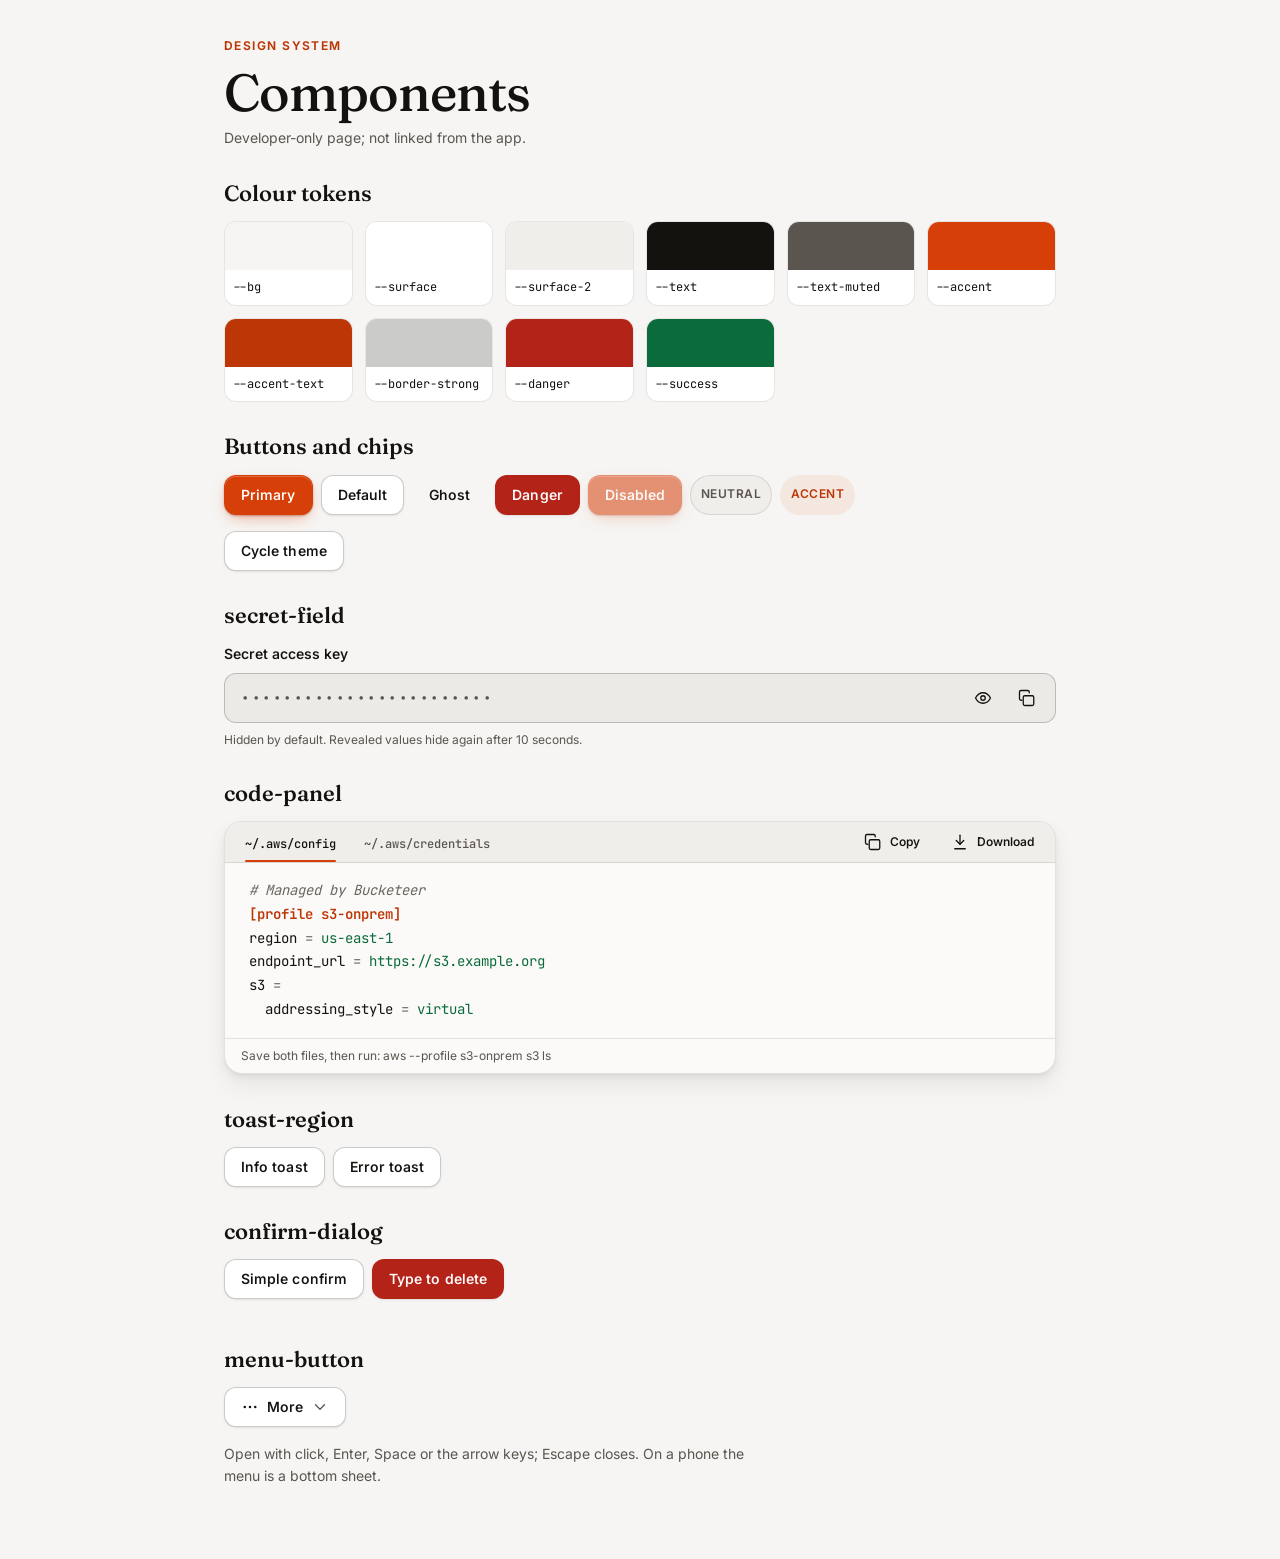
<file: static/showcase.html>
<!doctype html>
<html lang="en">
<head>
  <meta charset="utf-8">
  <meta name="viewport" content="width=device-width, initial-scale=1, viewport-fit=cover">
  <title>Bucketeer components</title>
  <meta name="robots" content="noindex">
  <link rel="icon" href="img/mark.svg" type="image/svg+xml">
  <link rel="stylesheet" href="css/tokens.css">
  <link rel="stylesheet" href="css/base.css">
  <link rel="stylesheet" href="css/components.css">
  <link rel="stylesheet" href="css/app.css">
  <script src="js/theme.js"></script>
  <script type="module" src="js/showcase.js"></script>
</head>
<body>
  <main class="sc">
    <header>
      <span class="eyebrow">Design system</span>
      <h1 class="sc-title">Components</h1>
      <p class="panel-note">Developer-only page; not linked from the app.</p>
    </header>

    <section aria-labelledby="s-tokens">
      <h2 id="s-tokens">Colour tokens</h2>
      <div class="swatches" id="swatches"></div>
    </section>

    <section aria-labelledby="s-btn">
      <h2 id="s-btn">Buttons and chips</h2>
      <div class="row">
        <button class="btn btn-primary" type="button">Primary</button>
        <button class="btn" type="button">Default</button>
        <button class="btn btn-ghost" type="button">Ghost</button>
        <button class="btn btn-danger" type="button">Danger</button>
        <button class="btn btn-primary" type="button" disabled>Disabled</button>
        <span class="chip">Neutral</span>
        <span class="chip chip-accent">Accent</span>
      </div>
      <div class="row">
        <button class="btn" type="button" id="toggle-theme">Cycle theme</button>
      </div>
    </section>

    <section aria-labelledby="s-secret">
      <h2 id="s-secret">secret-field</h2>
      <secret-field id="sf-demo" label="Secret access key" ttl="10"></secret-field>
    </section>

    <section aria-labelledby="s-code">
      <h2 id="s-code">code-panel</h2>
      <code-panel id="cp-demo"></code-panel>
    </section>

    <section aria-labelledby="s-toast">
      <h2 id="s-toast">toast-region</h2>
      <div class="row">
        <button class="btn" type="button" id="t-info">Info toast</button>
        <button class="btn" type="button" id="t-err">Error toast</button>
      </div>
    </section>

    <section aria-labelledby="s-dlg">
      <h2 id="s-dlg">confirm-dialog</h2>
      <div class="row">
        <button class="btn" type="button" id="d-simple">Simple confirm</button>
        <button class="btn btn-danger" type="button" id="d-type">Type to delete</button>
      </div>
      <p class="panel-note" id="d-result" role="status"></p>
    </section>

    <section aria-labelledby="s-menu">
      <h2 id="s-menu">menu-button</h2>
      <div class="row">
        <menu-button id="mb-demo"></menu-button>
      </div>
      <p class="panel-note" id="mb-result" role="status">Open with click, Enter, Space or the arrow keys; Escape closes. On a phone the menu is a bottom sheet.</p>
    </section>
  </main>
</body>
</html>
</file>
<file: static/css/tokens.css>
/* Design tokens. Every colour, space, radius, shadow, type size and motion value
   used anywhere in the app comes from here; components never hard-code them.

   Light/dark: colours use light-dark(), driven by `color-scheme`. That follows
   prefers-color-scheme by default, and <html data-theme="light|dark"> forces it
   (set by js/theme.js). */

@font-face {
  font-family: "Inter";
  src: url("../fonts/inter.woff2") format("woff2");
  font-weight: 100 900;
  font-display: swap;
}
@font-face {
  font-family: "JetBrains Mono";
  src: url("../fonts/jbmono.woff2") format("woff2");
  font-weight: 100 800;
  font-display: swap;
}
@font-face {
  font-family: "Fraunces";
  src: url("../fonts/fraunces.woff2") format("woff2");
  font-weight: 100 900;
  font-display: swap;
}

/* Animated glow position on the login stage (progressive enhancement). */
@property --glow-x {
  syntax: "<percentage>";
  inherits: false;
  initial-value: 30%;
}
@property --glow-y {
  syntax: "<percentage>";
  inherits: false;
  initial-value: 20%;
}

:root {
  color-scheme: light dark;

  /* Brand. Beaver Orange #D73F09 is the only accent. White on it is 4.56:1 and
     it is 4.6:1 on pure black. Text-sized orange on the off-white surface uses
     a slightly deeper tone, and on dark surfaces a slightly brighter one. */
  --orange: #d73f09;
  --accent: #d73f09;
  --accent-hover: #bd3706; /* white on it: 5.7:1 */
  --accent-press: #a22f05;
  --on-accent: #ffffff;
  --accent-text: light-dark(#bd3706, #ff7a4d);
  --accent-soft: light-dark(rgb(215 63 9 / 0.08), rgb(255 106 58 / 0.14));
  --accent-ring: light-dark(#d73f09, #ff7a4d);

  /* Neutrals (warm, derived; not any institutional palette). */
  --bg: light-dark(#f6f5f3, #0a0908);
  --surface: light-dark(#ffffff, #141210);
  --surface-2: light-dark(#f0eeeb, #1c1a17);
  --surface-sunken: light-dark(#eceae6, #0f0e0c);
  --text: light-dark(#14120f, #f4f1ed);
  --text-muted: light-dark(#5a554e, #aaa49b);
  --text-faint: light-dark(#6b665f, #8f8980);
  --border: light-dark(rgb(20 18 15 / 0.11), rgb(255 250 240 / 0.11));
  --border-strong: light-dark(rgb(20 18 15 / 0.22), rgb(255 250 240 / 0.24));

  /* Status */
  --danger: light-dark(#b42318, #ff8f85);
  --danger-bg: light-dark(#fef1ef, rgb(255 110 95 / 0.12));
  --danger-solid: #b42318;
  --on-danger: #ffffff;
  --danger-press: #9a1d13;
  --knob: #ffffff;
  --avatar-from: #e8541f;
  --avatar-to: #b53307;
  --on-avatar: #ffffff;
  --success: light-dark(#0b6b3a, #5fd897);
  --success-bg: light-dark(#eaf7ef, rgb(95 216 151 / 0.12));

  /* Code panel */
  --code-bg: light-dark(#fbfaf8, #0d0c0a);
  --code-text: light-dark(#26231f, #e8e4de);
  --syn-comment: light-dark(#6b665f, #8f8980);
  --syn-section: light-dark(#bd3706, #ff8a5e);
  --syn-key: light-dark(#14120f, #f4f1ed);
  --syn-value: light-dark(#0b6b3a, #7fdcaa);
  --syn-punct: light-dark(#6b665f, #8f8980);

  /* Login stage is always dark. */
  --stage: #070605;
  --stage-text: #f4f1ed;
  --stage-muted: #aaa49b;

  /* Type */
  --font-sans: "Inter", ui-sans-serif, system-ui, -apple-system, "Segoe UI", Roboto, sans-serif;
  --font-display: "Fraunces", ui-serif, Georgia, "Times New Roman", serif;
  --font-mono: "JetBrains Mono", ui-monospace, "SF Mono", Menlo, Consolas, monospace;
  --fs-xs: 0.75rem;
  --fs-sm: 0.875rem;
  --fs-md: 1rem;
  --fs-lg: 1.125rem;
  --fs-xl: 1.375rem;
  --fs-2xl: clamp(1.625rem, 1.3rem + 1.2vw, 2.25rem);
  --fs-3xl: clamp(2rem, 1.5rem + 2.2vw, 3.25rem);
  --lh-tight: 1.15;
  --lh-body: 1.55;

  /* Space (4px base), radii */
  --sp-1: 0.25rem;
  --sp-2: 0.5rem;
  --sp-3: 0.75rem;
  --sp-4: 1rem;
  --sp-5: 1.5rem;
  --sp-6: 2rem;
  --sp-7: 3rem;
  --sp-8: 4.5rem;
  --gutter: 1rem;
  --r-sm: 0.5rem;
  --r-md: 0.75rem;
  --r-lg: 1.125rem;
  --r-xl: 1.5rem;
  --r-pill: 999px;
  --header-h: 4rem;
  --content-w: 72rem;
  --content-w-full: 100%; /* workspace: the whole window, two columns */

  /* Layered soft shadows */
  --sh-1: 0 1px 1px rgb(20 12 5 / 0.04), 0 1px 3px rgb(20 12 5 / 0.06);
  --sh-2: 0 1px 2px rgb(20 12 5 / 0.04), 0 4px 8px rgb(20 12 5 / 0.05),
    0 12px 24px rgb(20 12 5 / 0.06);
  --sh-3: 0 2px 4px rgb(20 12 5 / 0.04), 0 8px 16px rgb(20 12 5 / 0.07),
    0 24px 48px rgb(20 12 5 / 0.12);
  --sh-inset: inset 0 1px 0 rgb(255 255 255 / 0.5);

  /* Motion */
  --dur-fast: 120ms;
  --dur: 220ms;
  --dur-slow: 480ms;
  --ease-out: cubic-bezier(0.2, 0.8, 0.2, 1);
  --ease-in-out: cubic-bezier(0.65, 0, 0.35, 1);
  --ease-spring: cubic-bezier(0.34, 1.4, 0.64, 1);
}

:root[data-theme="light"] {
  color-scheme: light;
}
:root[data-theme="dark"] {
  color-scheme: dark;
}

@media (prefers-color-scheme: dark) {
  :root:not([data-theme="light"]) {
    --sh-1: 0 1px 1px rgb(0 0 0 / 0.4), 0 1px 3px rgb(0 0 0 / 0.5);
    --sh-2: 0 1px 2px rgb(0 0 0 / 0.4), 0 6px 12px rgb(0 0 0 / 0.45),
      0 16px 32px rgb(0 0 0 / 0.4);
    --sh-3: 0 2px 4px rgb(0 0 0 / 0.4), 0 12px 24px rgb(0 0 0 / 0.5),
      0 32px 64px rgb(0 0 0 / 0.55);
    --sh-inset: inset 0 1px 0 rgb(255 255 255 / 0.05);
  }
}
:root[data-theme="dark"] {
  --sh-1: 0 1px 1px rgb(0 0 0 / 0.4), 0 1px 3px rgb(0 0 0 / 0.5);
  --sh-2: 0 1px 2px rgb(0 0 0 / 0.4), 0 6px 12px rgb(0 0 0 / 0.45), 0 16px 32px rgb(0 0 0 / 0.4);
  --sh-3: 0 2px 4px rgb(0 0 0 / 0.4), 0 12px 24px rgb(0 0 0 / 0.5), 0 32px 64px rgb(0 0 0 / 0.55);
  --sh-inset: inset 0 1px 0 rgb(255 255 255 / 0.05);
}

@media (min-width: 40em) {
  :root {
    --gutter: 1.5rem;
  }
}
@media (min-width: 64em) {
  :root {
    --gutter: 2rem;
  }
}

@media (prefers-reduced-motion: reduce) {
  :root {
    --dur-fast: 0.01ms;
    --dur: 0.01ms;
    --dur-slow: 0.01ms;
  }
}
</file>
<file: static/css/base.css>
/* Reset, typography, focus, shared primitives (buttons, fields, cards, chips). */

*,
*::before,
*::after {
  box-sizing: border-box;
}
html {
  -webkit-text-size-adjust: 100%;
  text-size-adjust: 100%;
  background: var(--bg);
}
body {
  margin: 0;
  min-height: 100dvh;
  background: var(--bg);
  color: var(--text);
  font: 400 var(--fs-md) / var(--lh-body) var(--font-sans);
  font-feature-settings: "cv11", "ss03";
  -webkit-font-smoothing: antialiased;
  overflow-wrap: break-word;
}
h1, h2, h3, p { margin: 0; }
h1, h2, h3 { line-height: var(--lh-tight); text-wrap: balance; }
p { text-wrap: pretty; }
a { color: var(--accent-text); text-underline-offset: 0.2em; }
button, input, select, textarea { font: inherit; color: inherit; }
[hidden] { display: none !important; }
code, kbd, samp { font-family: var(--font-mono); font-size: 0.92em; }
::selection { background: var(--accent); color: var(--on-accent); }

:focus-visible {
  outline: 2px solid var(--accent-ring);
  outline-offset: 2px;
  border-radius: var(--r-sm);
}

.visually-hidden {
  position: absolute !important;
  width: 1px; height: 1px;
  overflow: hidden;
  clip-path: inset(50%);
  white-space: nowrap;
}

.skip-link {
  position: fixed; top: var(--sp-2); left: var(--sp-2); z-index: 100;
  padding: var(--sp-2) var(--sp-4);
  background: var(--accent); color: var(--on-accent);
  border-radius: var(--r-sm);
  translate: 0 -200%;
}
.skip-link:focus { translate: 0 0; }

/* Buttons */
.btn {
  --_bg: var(--surface);
  --_fg: var(--text);
  --_bd: var(--border-strong);
  display: inline-flex; align-items: center; justify-content: center; gap: var(--sp-2);
  min-height: 2.5rem;
  padding: 0 var(--sp-4);
  border: 1px solid var(--_bd);
  border-radius: var(--r-md);
  background: var(--_bg);
  color: var(--_fg);
  font-size: var(--fs-sm); font-weight: 560; letter-spacing: 0.005em;
  cursor: pointer;
  box-shadow: var(--sh-1);
  transition: background-color var(--dur-fast), border-color var(--dur-fast),
    transform var(--dur-fast) var(--ease-out), box-shadow var(--dur);
  -webkit-tap-highlight-color: transparent;
}
.btn:hover { --_bg: var(--surface-2); }
.btn:active { transform: translateY(1px) scale(0.99); box-shadow: none; }
.btn[disabled], .btn[aria-disabled="true"] { opacity: 0.55; cursor: not-allowed; transform: none; }
.btn-primary {
  --_bg: var(--accent); --_fg: var(--on-accent); --_bd: transparent;
  background-image: linear-gradient(180deg, rgb(255 255 255 / 0.16), rgb(255 255 255 0) 60%);
  box-shadow: 0 1px 2px rgb(120 30 0 / 0.35), 0 6px 16px -6px rgb(215 63 9 / 0.55),
    inset 0 1px 0 rgb(255 255 255 / 0.22);
}
.btn-primary:hover { --_bg: var(--accent-hover); }
.btn-primary:active { --_bg: var(--accent-press); }
.btn-danger { --_bg: var(--danger-solid); --_fg: var(--on-danger); --_bd: transparent; }
.btn-danger:hover { --_bg: var(--danger-press); }
.btn-ghost { --_bg: transparent; --_bd: transparent; box-shadow: none; }
.btn-ghost:hover { --_bg: var(--surface-2); }
.btn-icon { width: 2.5rem; padding: 0; }
.btn-lg { min-height: 3rem; font-size: var(--fs-md); border-radius: var(--r-md); }
.btn svg, .icon { width: 1.125rem; height: 1.125rem; flex: none; fill: none; stroke: currentColor;
  stroke-width: 1.75; stroke-linecap: round; stroke-linejoin: round; }

.spinner {
  width: 1.1em; height: 1.1em; border-radius: 50%;
  border: 2px solid currentColor; border-right-color: transparent;
  animation: spin 700ms linear infinite;
}
@keyframes spin { to { rotate: 360deg; } }

/* Fields */
.field { display: grid; gap: var(--sp-2); }
.field > label, .label { font-size: var(--fs-sm); font-weight: 560; color: var(--text); }
.input {
  width: 100%; min-height: 3rem; padding: 0 var(--sp-4);
  border: 1px solid var(--border-strong); border-radius: var(--r-md);
  background: var(--surface); color: var(--text);
  box-shadow: inset 0 1px 2px rgb(0 0 0 / 0.04);
  transition: border-color var(--dur-fast), box-shadow var(--dur);
}
.input::placeholder { color: var(--text-faint); }
.input:hover { border-color: var(--text-faint); }
.input:focus-visible {
  outline: none; border-color: var(--accent-ring);
  box-shadow: 0 0 0 3px var(--accent-soft), 0 0 0 1px var(--accent-ring);
}
.input[aria-invalid="true"] { border-color: var(--danger); }

/* Cards, chips */
.card {
  background: var(--surface);
  border: 1px solid var(--border);
  border-radius: var(--r-lg);
  box-shadow: var(--sh-2), var(--sh-inset);
}
.chip {
  display: inline-flex; align-items: center; gap: var(--sp-2);
  padding: 0.2rem 0.6rem; border-radius: var(--r-pill);
  font-size: var(--fs-xs); font-weight: 600; letter-spacing: 0.04em; text-transform: uppercase;
  background: var(--surface-2); color: var(--text-muted);
  border: 1px solid var(--border);
}
.chip-accent { background: var(--accent-soft); color: var(--accent-text); border-color: transparent; }
.chip .dot { width: 0.4rem; height: 0.4rem; border-radius: 50%; background: currentColor; }

@media (prefers-reduced-motion: reduce) {
  *, *::before, *::after {
    animation-duration: 0.01ms !important;
    animation-iteration-count: 1 !important;
    animation-delay: 0s !important;
    transition-duration: 0.01ms !important;
    scroll-behavior: auto !important;
  }
  .spinner { animation: none; border-right-color: currentColor; opacity: 0.6; }
}
@media (forced-colors: active) {
  .btn-primary { border-color: ButtonText; }
}
</file>
<file: static/css/components.css>
/* Web components. They render into the light DOM (no Shadow DOM) so that the
   global design tokens, focus styles and light/dark switching apply with no
   plumbing; their class names are prefixed to avoid collisions. */

/* ---- secret-field --------------------------------------------------------- */
secret-field { display: block; }
.sf { display: grid; gap: var(--sp-2); }
.sf-row {
  position: relative; overflow: hidden;
  display: flex; align-items: center; gap: var(--sp-1);
  min-height: 3rem; padding: 0 var(--sp-2) 0 var(--sp-4);
  border: 1px solid var(--border-strong); border-radius: var(--r-md);
  background: var(--surface-sunken);
}
.sf-value {
  flex: 1; min-width: 0; overflow-x: auto; white-space: nowrap; scrollbar-width: none;
  font: 500 var(--fs-sm) / 3rem var(--font-mono);
  user-select: all;
}
.sf-value::-webkit-scrollbar { display: none; }
.sf[data-revealed="false"] .sf-value { letter-spacing: 0.18em; color: var(--text-muted); user-select: none; }
.sf-btn { position: relative; }
.sf-btn[data-done="true"] { color: var(--accent-text); }
.sf-timer {
  position: absolute; inset: auto 0 0 0; height: 2px; background: var(--accent);
  transform-origin: left; transform: scaleX(0);
}
.sf[data-revealed="true"] .sf-timer {
  animation: sf-drain var(--sf-ttl, 15s) linear forwards;
}
@keyframes sf-drain { from { transform: scaleX(1); } to { transform: scaleX(0); } }
.sf-hint { font-size: var(--fs-xs); color: var(--text-muted); }

/* ---- code-panel ------------------------------------------------------------ */
code-panel { display: block; container-type: inline-size; }
.cp {
  border: 1px solid var(--border); border-radius: var(--r-lg);
  background: var(--code-bg); overflow: hidden; box-shadow: var(--sh-2);
}
.cp-bar {
  display: flex; align-items: center; justify-content: space-between; gap: var(--sp-2);
  padding: 0 var(--sp-2) 0 var(--sp-2);
  background: var(--surface-2); border-bottom: 1px solid var(--border);
}
.cp-tabs { display: flex; flex: 1; min-width: 0; gap: var(--sp-1); overflow-x: auto; scrollbar-width: none; padding-top: var(--sp-2); }
.cp-tab {
  position: relative; padding: var(--sp-2) var(--sp-3) var(--sp-3);
  border: 0; background: none; cursor: pointer; white-space: nowrap;
  font: 500 var(--fs-xs) / 1 var(--font-mono); color: var(--text-muted);
  border-radius: var(--r-sm) var(--r-sm) 0 0;
  transition: color var(--dur-fast);
}
.cp-tab:hover { color: var(--text); }
.cp-tab[aria-selected="true"] { color: var(--text); }
.cp-tab::after {
  content: ""; position: absolute; inset: auto var(--sp-3) 0; height: 2px; border-radius: 2px;
  background: var(--accent); transform: scaleX(0); transition: transform var(--dur) var(--ease-out);
}
.cp-tab[aria-selected="true"]::after { transform: scaleX(1); }
.cp-actions { display: flex; gap: var(--sp-1); padding: var(--sp-1) 0; }
.cp-actions .btn { min-height: 2rem; padding: 0 var(--sp-3); font-size: var(--fs-xs); }
.cp-actions .btn[data-done="true"] { color: var(--accent-text); }
.cp-body { margin: 0; padding: var(--sp-4) var(--sp-5); overflow-x: auto; tab-size: 2;
  font: 400 var(--fs-sm) / 1.7 var(--font-mono); color: var(--code-text); }
.cp-body code { font: inherit; }
.cp-hint { padding: var(--sp-2) var(--sp-4); border-top: 1px solid var(--border);
  font-size: var(--fs-xs); color: var(--text-muted); }
@container (max-width: 30rem) {
  .cp-actions .btn .cp-label { display: none; }
  .cp-actions .btn { width: 2rem; padding: 0; }
  .cp-body { padding-inline: var(--sp-4); }
  .cp-tab { padding-inline: var(--sp-2); }
}
@container (max-width: 24rem) {
  .cp-bar { flex-wrap: wrap; }
  .cp-tabs { flex-basis: 100%; }
  .cp-actions { margin-left: auto; }
  .cp-tab::after { inset-inline: var(--sp-2); }
}
.syn-comment { color: var(--syn-comment); font-style: italic; }
.syn-section { color: var(--syn-section); font-weight: 600; }
.syn-key { color: var(--syn-key); }
.syn-punct { color: var(--syn-punct); }
.syn-value { color: var(--syn-value); }

/* ---- toast-region ----------------------------------------------------------- */
toast-region {
  position: fixed; z-index: 90; inset: auto var(--gutter) var(--sp-5) var(--gutter);
  display: grid; justify-items: center; gap: var(--sp-2); pointer-events: none;
}
@media (min-width: 40em) {
  toast-region { inset: auto var(--sp-5) var(--sp-5) auto; justify-items: end; }
}
.toast {
  pointer-events: auto; display: flex; align-items: center; gap: var(--sp-3);
  max-width: min(26rem, 100%); padding: var(--sp-3) var(--sp-3) var(--sp-3) var(--sp-4);
  border-radius: var(--r-md); border: 1px solid var(--border);
  background: var(--text); color: var(--bg); box-shadow: var(--sh-3);
  font-size: var(--fs-sm);
  animation: toast-in var(--dur-slow) var(--ease-spring) both;
}
.toast[data-leaving="true"] { animation: toast-out var(--dur) var(--ease-in-out) forwards; }
.toast-icon { width: 1.25rem; height: 1.25rem; flex: none; stroke: var(--accent-ring); fill: none;
  stroke-width: 2; stroke-linecap: round; stroke-linejoin: round; }
.toast[data-kind="error"] .toast-icon { stroke: var(--danger-solid); }
.toast-msg { flex: 1; }
.toast .btn { min-height: 1.75rem; width: 1.75rem; color: inherit; --_bg: transparent; }
.toast .btn:hover { --_bg: rgb(128 128 128 / 0.25); }
@keyframes toast-in { from { opacity: 0; translate: 0 0.75rem; scale: 0.96; } }
@keyframes toast-out { to { opacity: 0; translate: 0 0.5rem; scale: 0.98; } }

/* ---- confirm-dialog --------------------------------------------------------- */
confirm-dialog { display: contents; }
.cd {
  width: min(28rem, calc(100vw - 2 * var(--gutter))); padding: 0;
  border: 1px solid var(--border); border-radius: var(--r-xl);
  background: var(--surface); color: var(--text); box-shadow: var(--sh-3);
}
.cd::backdrop { background: rgb(8 6 4 / 0.55); backdrop-filter: blur(3px); }
.cd[open] { animation: cd-in var(--dur-slow) var(--ease-spring); }
.cd[open]::backdrop { animation: cd-fade var(--dur) ease-out; }
@keyframes cd-in { from { opacity: 0; translate: 0 1rem; scale: 0.96; } }
@keyframes cd-fade { from { opacity: 0; } }
.cd form { display: grid; gap: var(--sp-4); padding: var(--sp-5); }
.cd h2 { font-size: var(--fs-xl); font-family: var(--font-display); font-weight: 560; }
.cd-msg { color: var(--text-muted); font-size: var(--fs-sm); }
.cd-msg strong { color: var(--text); font-family: var(--font-mono); font-weight: 600; }
.cd-actions { display: flex; justify-content: flex-end; gap: var(--sp-2); flex-wrap: wrap; }
.cd[data-danger="true"] h2::before {
  content: ""; display: block; width: 2rem; height: 3px; margin-bottom: var(--sp-3);
  border-radius: 3px; background: var(--danger-solid);
}

/* Names in dialogs: no awkward breaks at hyphens; very long names wrap anywhere. */
.nm { white-space: nowrap; }
.nm-long { white-space: normal; overflow-wrap: anywhere; }

/* menu-button: trigger plus action menu (popover, bottom sheet on phones) */
menu-button { display: inline-block; position: relative; }
.mb-caret { width: 0.85rem; height: 0.85rem; opacity: 0.7; transition: transform var(--dur-fast) var(--ease-out); }
menu-button[data-open="true"] .mb-caret { transform: rotate(180deg); }
.mb-menu {
  position: fixed; inset: auto; margin: 0; z-index: 60; min-width: 15rem; max-width: min(22rem, calc(100vw - 1rem));
  overflow-y: auto; overscroll-behavior: contain; padding: var(--sp-1);
  background: var(--surface); color: var(--text); border: 1px solid var(--border-strong);
  border-radius: var(--r-md); box-shadow: var(--sh-3); text-align: left;
}
.mb-menu[hidden] { display: none; }
.mb-menu:focus { outline: none; }
@media (prefers-reduced-motion: no-preference) {
  .mb-menu:not([hidden]) { animation: mb-in var(--dur) var(--ease-out); transform-origin: top right; }
  .mb-menu[data-up="true"] { transform-origin: bottom right; }
  .mb-menu[data-sheet="true"]:not([hidden]) { animation: mb-sheet var(--dur) var(--ease-out); }
}
@keyframes mb-in { from { opacity: 0; transform: translateY(-4px) scale(0.97); } }
@keyframes mb-sheet { from { opacity: 0; transform: translateY(1.5rem); } }
.mb-item {
  all: unset; box-sizing: border-box; display: flex; align-items: center; gap: var(--sp-3); width: 100%;
  min-height: 2.5rem; padding: var(--sp-2) var(--sp-3); border-radius: var(--r-sm);
  font: inherit; font-size: var(--fs-sm); font-weight: 550; color: var(--text); cursor: pointer;
}
.mb-item:hover, .mb-item:focus-visible { background: var(--accent-soft); }
.mb-item:focus-visible { outline: 2px solid var(--accent); outline-offset: -2px; }
.mb-item .mb-ic { flex: none; width: 1.1rem; height: 1.1rem; color: var(--text-muted); }
.mb-text { display: grid; gap: 1px; min-width: 0; flex: 1 1 auto; }
.mb-hint { font-size: var(--fs-xs); font-weight: 450; color: var(--text-muted); }
.mb-badge {
  flex: none; min-width: 1.4rem; padding: 0 0.4rem; border-radius: var(--r-pill); text-align: center;
  font-size: var(--fs-xs); font-weight: 650; font-variant-numeric: tabular-nums; line-height: 1.4rem;
  background: var(--surface-2); color: var(--text); border: 1px solid var(--border);
}
.mb-item[aria-disabled="true"] { cursor: not-allowed; }
.mb-item[aria-disabled="true"] .mb-name, .mb-item[aria-disabled="true"] .mb-ic { opacity: 0.55; }
.mb-item[aria-disabled="true"]:hover { background: none; }
.mb-item[data-danger="true"], .mb-item[data-danger="true"] .mb-ic { color: var(--danger); }
.mb-item[data-danger="true"]:hover, .mb-item[data-danger="true"]:focus-visible { background: var(--danger-bg); }
.mb-sep { height: 1px; margin: var(--sp-1) var(--sp-2); background: var(--border); }
@media (max-width: 34em) {
  .mb-menu[data-sheet="true"] {
    left: 0; right: 0; bottom: 0; top: auto; width: 100%; max-width: none; max-height: 80dvh;
    border-radius: var(--r-lg) var(--r-lg) 0 0; border-bottom: 0;
    padding: var(--sp-2) var(--sp-2) calc(var(--sp-3) + env(safe-area-inset-bottom));
  }
  .mb-menu[data-sheet="true"]::before { content: ""; display: block; width: 2.5rem; height: 4px; margin: var(--sp-1) auto var(--sp-2); border-radius: var(--r-pill); background: var(--border-strong); }
  .mb-menu[data-sheet="true"] .mb-item { min-height: 3rem; font-size: var(--fs-md); }
}
.mb-menu::backdrop { background: transparent; }
@media (max-width: 34em) { .mb-menu[data-sheet="true"]::backdrop { background: rgb(10 8 5 / 0.45); } }
</file>
<file: static/css/app.css>
/* Dashboard shell. */

.shell { min-height: 100dvh; display: grid; grid-template-rows: auto 1fr auto; }
.hdr {
  position: sticky; top: 0; z-index: 20;
  background: color-mix(in srgb, var(--bg) 82%, transparent);
  backdrop-filter: saturate(1.6) blur(14px);
  border-bottom: 1px solid var(--border);
}
.hdr-in {
  max-width: var(--content-w); margin-inline: auto; height: var(--header-h);
  padding-inline: var(--gutter); display: flex; align-items: center; gap: var(--sp-3);
}
.hdr .brand { margin-right: auto; text-decoration: none; color: var(--text); }
.hdr .brand img { width: 1.875rem; height: 1.875rem; border-radius: 0.5rem; box-shadow: none; }
.hdr .brand-name { font-size: var(--fs-lg); color: var(--text); }
/* A phone header with the location switch, Advanced, theme and avatar has no room for the
   wordmark: keep the logo and leave the name to screen readers. */
@media (max-width: 30em) {
  .hdr-in { gap: var(--sp-2); }
  .hdr:has(.loc-switch:not([hidden])) .brand-name {
    position: absolute; width: 1px; height: 1px; overflow: hidden; clip-path: inset(50%); white-space: nowrap;
  }
}

/* Advanced switch */
.switch {
  display: inline-flex; align-items: center; gap: var(--sp-2); cursor: pointer;
  min-height: 2.5rem; padding: 0 var(--sp-2); border: 0; background: none; border-radius: var(--r-pill);
  font-size: var(--fs-sm); font-weight: 520; color: var(--text-muted);
}
.switch:hover { color: var(--text); }
.switch-track {
  position: relative; width: 2.25rem; height: 1.25rem; border-radius: var(--r-pill);
  background: var(--border-strong); transition: background-color var(--dur);
}
.switch-track::after {
  content: ""; position: absolute; top: 0.125rem; left: 0.125rem; width: 1rem; height: 1rem;
  border-radius: 50%; background: var(--knob); box-shadow: var(--sh-1);
  transition: translate var(--dur) var(--ease-spring);
}
.switch[aria-checked="true"] { color: var(--text); }
.switch[aria-checked="true"] .switch-track { background: var(--accent); }
.switch[aria-checked="true"] .switch-track::after { translate: 1rem 0; }
@media (max-width: 34em) { .switch-label { display: none; } }

/* Storage location: segmented "Cloud | On Premises" radiogroup, left of Advanced. */
.loc-switch {
  position: relative; display: inline-grid; grid-auto-flow: column; grid-auto-columns: 1fr;
  padding: var(--sp-1); border-radius: var(--r-pill); background: var(--surface-2);
  border: 1px solid var(--border); box-shadow: var(--sh-inset);
}
.loc-switch[hidden] { display: none; }
.loc-thumb {
  position: absolute; inset-block: var(--sp-1); left: var(--sp-1); width: calc(50% - var(--sp-1));
  border-radius: var(--r-pill); background: var(--surface); box-shadow: var(--sh-1);
  transition: translate var(--dur) var(--ease-spring);
}
.loc-switch[data-value="onprem"] .loc-thumb { translate: 100% 0; }
.loc-opt {
  position: relative; z-index: 1; display: inline-flex; align-items: center; justify-content: center;
  gap: var(--sp-1); min-height: 2rem; padding: 0 var(--sp-3); border: 0; background: none;
  border-radius: var(--r-pill); font-size: var(--fs-sm); font-weight: 520; white-space: nowrap;
  color: var(--text-muted); cursor: pointer; transition: color var(--dur-fast);
}
.loc-opt:hover { color: var(--text); }
.loc-opt .icon { width: 1rem; height: 1rem; }
.loc-opt[aria-checked="true"] { color: var(--text); }
.loc-opt[aria-checked="true"] .icon { color: var(--accent-text); }
.loc-opt:focus-visible { outline-offset: 0; }
@media (max-width: 34em) { .loc-text { display: none; } .loc-opt { padding: 0 var(--sp-2); } }
@media (prefers-reduced-motion: reduce) { .loc-thumb { transition: none; } }

/* User menu */
.user { position: relative; }
.user-btn {
  display: inline-flex; align-items: center; gap: var(--sp-2); min-height: 2.5rem;
  padding: 0.25rem 0.75rem 0.25rem 0.25rem; border-radius: var(--r-pill);
  border: 1px solid var(--border); background: var(--surface); cursor: pointer; box-shadow: var(--sh-1);
  transition: border-color var(--dur-fast), background-color var(--dur-fast);
}
.user-btn:hover { border-color: var(--border-strong); }
.avatar {
  display: grid; place-items: center; width: 2rem; height: 2rem; border-radius: 50%;
  background: linear-gradient(145deg, var(--avatar-from), var(--avatar-to)); color: var(--on-avatar);
  font-size: var(--fs-xs); font-weight: 650; letter-spacing: 0.02em;
}
.user-name { font-size: var(--fs-sm); font-weight: 560; max-width: 10rem; overflow: hidden;
  text-overflow: ellipsis; white-space: nowrap; }
@media (max-width: 34em) { .user-name { display: none; } .user-btn { padding-right: 0.25rem; } }
.menu {
  position: fixed; inset: calc(var(--header-h) - 0.5rem) var(--gutter) auto auto; margin: 0;
  width: min(17rem, calc(100vw - 2 * var(--gutter))); padding: var(--sp-2);
  border: 1px solid var(--border); border-radius: var(--r-lg); background: var(--surface);
  color: var(--text); box-shadow: var(--sh-3);
}
.menu[popover]:popover-open { animation: menu-in var(--dur) var(--ease-out); }
@keyframes menu-in { from { opacity: 0; translate: 0 -0.4rem; scale: 0.97; } }
.menu-who { padding: var(--sp-3); display: grid; gap: 2px; border-bottom: 1px solid var(--border);
  margin-bottom: var(--sp-2); }
.menu-who b { font-weight: 600; } .menu-who span { font-size: var(--fs-sm); color: var(--text-muted);
  overflow: hidden; text-overflow: ellipsis; }
.menu .btn { width: 100%; justify-content: flex-start; }

/* Main */
.main { width: 100%; max-width: var(--content-w); margin-inline: auto;
  padding: var(--sp-6) var(--gutter) var(--sp-8); display: grid; gap: var(--sp-6); align-content: start; }
.hero { display: grid; gap: var(--sp-3); padding-top: var(--sp-4); }
.eyebrow { font-size: var(--fs-xs); font-weight: 650; letter-spacing: 0.12em; text-transform: uppercase;
  color: var(--accent-text); }
.hero h1 { font: 480 var(--fs-3xl) / 1.05 var(--font-display); letter-spacing: -0.02em;
  font-variation-settings: "opsz" 120; }
.hero p { color: var(--text-muted); max-width: 40rem; }
.hero-notes { display: none; flex-wrap: wrap; gap: var(--sp-2); }
[data-advanced="true"] .hero-notes, [data-location="cloud"] .hero-notes { display: flex; }
.hero .adv-note, .hero .loc-note { display: none; }
[data-advanced="true"] .hero .adv-note { display: inline-flex; width: fit-content; }
[data-location="cloud"] .hero .loc-note { display: inline-flex; width: fit-content; }
.loc-note .icon { width: 0.9rem; height: 0.9rem; }

.grid { display: grid; gap: var(--sp-5); grid-template-columns: 1fr; }
@media (min-width: 60em) { .grid { grid-template-columns: minmax(0, 5fr) minmax(0, 7fr); } }

/* Workspace: the whole window; credentials left, buckets right (stacked on narrow screens) */
.shell[data-page="home"] { --content-w: var(--content-w-full); }
.ws { display: grid; gap: var(--sp-5); grid-template-columns: minmax(0, 1fr); align-items: start; }
.ws-col { display: grid; gap: var(--sp-5); align-content: start; min-width: 0; }
@media (min-width: 64em) { .ws { grid-template-columns: minmax(0, 2fr) minmax(0, 3fr); } }
.ws-col:last-child .panel { animation-delay: 80ms; }
.panel { container-type: inline-size; padding: var(--sp-5); display: grid; gap: var(--sp-5); align-content: start;
  animation: rise var(--dur-slow) var(--ease-out) both; }
.panel:nth-child(2) { animation-delay: 80ms; }
.panel-head { display: flex; align-items: center; justify-content: space-between; gap: var(--sp-3); flex-wrap: wrap; }
.panel-head h2 { font: 560 var(--fs-xl) / 1.1 var(--font-display); letter-spacing: -0.01em; }
.panel-note { color: var(--text-muted); font-size: var(--fs-sm); max-width: 34rem; }
.panel .adv-only { display: none; font-size: var(--fs-sm); color: var(--text-muted);
  padding: var(--sp-3) var(--sp-4); border: 1px dashed var(--border-strong); border-radius: var(--r-md); }
[data-advanced="true"] .panel .adv-only { display: block; }

/* Account status (Credentials card) */
.acct { display: grid; gap: var(--sp-2); align-content: start; }
.acct-line { display: flex; align-items: center; flex-wrap: wrap; gap: var(--sp-2); color: var(--text); }
.acct-sub { color: var(--text-muted); font-size: var(--fs-sm); }
.acct-uid { font-family: var(--font-mono); font-size: var(--fs-sm); background: var(--surface-2);
  padding: 0.1em 0.45em; border-radius: var(--r-sm); overflow-wrap: anywhere; }
/* Text buttons only: icon buttons (copy, reveal) and the code-panel toolbar keep their own size and
   alignment. :where() keeps the weight of `.acct .btn`, so the `margin-top: 0` overrides below still win. */
.acct .btn:where(:not(.btn-icon, .cp-actions .btn)) { width: fit-content; margin-top: var(--sp-2); }

/* Credentials: key, secret, snippets, test command */
.panel-wide { grid-column: 1 / -1; }
.creds { display: grid; gap: var(--sp-4); margin-top: var(--sp-3); }
.cred-key, .cred-cmd { display: flex; align-items: center; gap: var(--sp-1); min-width: 0; min-height: 3rem;
  padding: 0 var(--sp-2) 0 var(--sp-4); border: 1px solid var(--border-strong); border-radius: var(--r-md);
  background: var(--surface-sunken); }
.cred-key code, .cred-cmd code { flex: 1; min-width: 0; overflow-x: auto; white-space: nowrap; scrollbar-width: none;
  font: 500 var(--fs-sm) / 3rem var(--font-mono); }
/* Commands wrap on narrow screens instead of running into the copy button; one line looks as before. */
.cred-cmd code { white-space: pre-wrap; overflow-wrap: anywhere; line-height: var(--lh-body); padding-block: var(--sp-2); }
/* The copy button never gives up its square to a long key or command. */
.cred-key > .btn-icon, .cred-cmd > .btn-icon { flex: none; }
.cred-actions { display: flex; flex-wrap: wrap; gap: var(--sp-2); }
.cred-actions .btn { margin-top: 0; }
.cred-test { display: grid; gap: var(--sp-2); }
/* Key age line and "Rotate soon" chip (js/keyage.js) */
.key-age { display: flex; flex-wrap: wrap; align-items: center; gap: var(--sp-2); margin: 0; }
.key-age[hidden] { display: none; }
.key-age .acct-sub { margin: 0; }
.key-age-chip { text-transform: none; letter-spacing: 0; }
.cred-warn { padding: var(--sp-3) var(--sp-4); border-radius: var(--r-md); border: 1px solid var(--border-strong);
  background: var(--surface-2); color: var(--text); font-size: var(--fs-sm); }
select.input { appearance: auto; }

/* Set up this computer */
.sp { display: grid; gap: var(--sp-3); padding: var(--sp-5); border: 1px solid var(--border); border-radius: var(--r-lg);
  background: var(--surface-2); }
.sp > * { min-width: 0; }
.sp-help { display: flex; align-items: center; gap: var(--sp-3); margin-top: var(--sp-2); padding: var(--sp-3) var(--sp-4);
  border: 1px solid var(--border); border-radius: var(--r-md); background: var(--surface); color: var(--text);
  font-size: var(--fs-sm); text-decoration: none; transition: border-color var(--dur-fast), background-color var(--dur-fast); }
.sp-help:hover { border-color: var(--accent-ring); background: var(--accent-soft); }
.sp-help:focus-visible { outline: 2px solid var(--accent); outline-offset: 2px; }
.sp-help > svg:first-child { flex: none; color: var(--accent); }
.sp-help > span { flex: 1; color: var(--text-muted); }
.sp-help b { color: var(--text); font-weight: 600; }
.sp-help > svg:last-child { flex: none; color: var(--text-muted); }
.sp-title { font: 560 var(--fs-lg) / 1.15 var(--font-display); letter-spacing: -0.005em; }
.sp-os { display: inline-flex; width: fit-content; max-width: 100%; padding: 0.2rem; gap: 0.2rem;
  border: 1px solid var(--border-strong); border-radius: var(--r-pill); background: var(--surface-sunken); }
.sp-os-btn { min-height: 2.25rem; padding: 0 var(--sp-4); border: 0; border-radius: var(--r-pill); background: none;
  font: 600 var(--fs-sm) / 1 var(--font-sans); color: var(--text-muted); cursor: pointer;
  transition: background var(--dur-fast), color var(--dur-fast); }
.sp-os-btn:hover { color: var(--text); }
.sp-os-btn[aria-checked="true"] { background: var(--surface); color: var(--text); box-shadow: var(--sh-1); }
.sp-os-btn:focus-visible { outline: 2px solid var(--accent-ring); outline-offset: 2px; }
.sp-body { display: grid; gap: var(--sp-3); justify-items: start; }
.sp-body > * { min-width: 0; max-width: 100%; }
.sp-body > .btn { margin-top: 0; }
.sp-cmd { width: 100%; align-items: flex-start; }
.sp-timer { margin: 0; font-size: var(--fs-sm); font-weight: 600; color: var(--text-muted); font-variant-numeric: tabular-nums; }
.sp-alt { display: flex; flex-wrap: wrap; align-items: center; gap: var(--sp-3); }
.creds-adv { display: grid; gap: var(--sp-4); }
.creds-adv > .acct-sub { margin: 0; }
@media (prefers-reduced-motion: reduce) { .sp-os-btn { transition: none; } }
.acct-line .acct-sub { margin: 0; } /* the flex gap spaces it; a margin would indent it once it wraps */

/* Skeletons */
.skel { display: grid; gap: var(--sp-3); }
.skel-row { display: grid; grid-template-columns: 2.25rem 1fr auto; gap: var(--sp-3); align-items: center; }
.skel-line, .skel-dot, .skel-pill, .skel-field {
  background: linear-gradient(100deg, var(--surface-2) 30%, var(--border) 50%, var(--surface-2) 70%);
  background-size: 250% 100%; animation: shimmer 2.2s linear infinite; border-radius: var(--r-sm);
}
.skel-line { height: 0.75rem; } .skel-line.w60 { width: 60%; } .skel-line.w40 { width: 40%; }
.skel-dot { width: 2.25rem; height: 2.25rem; border-radius: var(--r-md); }
.skel-pill { width: 3.5rem; height: 1.5rem; border-radius: var(--r-pill); }
.skel-field { height: 3rem; border-radius: var(--r-md); }
@keyframes shimmer { from { background-position: 100% 0; } to { background-position: -100% 0; } }
.skel-stack { display: grid; gap: var(--sp-2); }

.foot { padding: var(--sp-5) var(--gutter); text-align: center; color: var(--text-faint); font-size: var(--fs-xs); }

/* View transitions (progressive enhancement) */
@view-transition { navigation: auto; }
::view-transition-old(root), ::view-transition-new(root) { animation-duration: 260ms; }
@media (prefers-reduced-motion: reduce) {
  ::view-transition-group(*), ::view-transition-old(*), ::view-transition-new(*) { animation: none !important; }
}

/* Showcase page */
.sc { max-width: 56rem; margin-inline: auto; padding: var(--sp-6) var(--gutter) var(--sp-8); display: grid; gap: var(--sp-6); }
.sc section { display: grid; gap: var(--sp-4); }
.sc h2 { font: 560 var(--fs-xl) / 1.1 var(--font-display); }
.sc .row { display: flex; flex-wrap: wrap; gap: var(--sp-2); }
.swatches { display: grid; grid-template-columns: repeat(auto-fill, minmax(8rem, 1fr)); gap: var(--sp-3); }
.swatch { border: 1px solid var(--border); border-radius: var(--r-md); overflow: hidden; font-size: var(--fs-xs); background: var(--surface); }
.swatch i { display: block; height: 3rem; }
.swatch span { display: block; padding: var(--sp-2); font-family: var(--font-mono); }
.sc-title { font: 480 var(--fs-3xl) / 1.05 var(--font-display); letter-spacing: -0.02em; margin: var(--sp-2) 0; }

/* "Demo mode" pill: only rendered when the server reports demo (mock/demo.py). */
.has-demo { padding-bottom: 4rem; } /* the fixed pill never covers the last content */
.demo-banner {
  position: fixed; inset-block-end: var(--sp-3); inset-inline: 0; margin-inline: auto; width: max-content;
  max-width: calc(100vw - 2 * var(--gutter)); z-index: 40; pointer-events: none;
  padding: var(--sp-1) var(--sp-4); border-radius: var(--r-pill);
  background: var(--surface); color: var(--text-muted);
  border: 1px solid var(--accent-ring); box-shadow: var(--sh-2);
  font-size: var(--fs-xs);
}
.demo-banner strong { color: var(--accent-text); font-weight: 650; letter-spacing: 0.04em; text-transform: uppercase; margin-right: var(--sp-1); }

/* Cloud (AWS) keys (views/cloud-keys.js) */
.ck { display: grid; gap: var(--sp-4); padding: var(--sp-5); border: 1px solid var(--border);
  border-radius: var(--r-lg); background: var(--surface); box-shadow: var(--sh-1); }
.ck[hidden] { display: none; }
.ck > * { min-width: 0; }
.ck-head { display: flex; align-items: flex-start; gap: var(--sp-3); }
.ck-head .acct-sub { margin: var(--sp-1) 0 0; }
.ck-badge { flex: none; display: grid; place-items: center; width: 2.5rem; height: 2.5rem;
  border-radius: var(--r-md); background: var(--accent-soft); color: var(--accent-text); }
.ck-keys { display: grid; gap: var(--sp-2); margin: 0; padding: 0; list-style: none; }
.ck-key { display: flex; flex-wrap: wrap; align-items: center; justify-content: space-between; gap: var(--sp-3);
  padding: var(--sp-3) var(--sp-4); border: 1px solid var(--border); border-radius: var(--r-md);
  background: var(--surface-2); }
.ck-key-id { display: flex; flex-wrap: wrap; align-items: center; gap: var(--sp-2); min-width: 0; }
.ck-key-id code { font-family: var(--font-mono); font-size: var(--fs-sm); overflow-wrap: anywhere; }
.ck-key .btn { margin-top: 0; }
.ck-once { display: grid; gap: var(--sp-3); padding: var(--sp-4); border-radius: var(--r-md);
  border: 1px solid var(--accent-ring); background: var(--accent-soft);
  animation: ck-in var(--dur) var(--ease-out); }
.ck-once-head { display: flex; align-items: flex-start; gap: var(--sp-2); margin: 0; color: var(--text);
  font-size: var(--fs-sm); line-height: var(--lh-body); }
.ck-once-head > svg { flex: none; color: var(--accent-text); margin-top: 0.15rem; }
.ck-once-head b { font-weight: 600; }
.ck-secret { background: var(--surface); }
/* Long keys must not widen the page on a phone: grid items may shrink, and the one-time
   secret wraps (the person should see all of it before saving) instead of scrolling. */
.ck-once > * { min-width: 0; }
.ck-once .cred-key code { white-space: normal; overflow-wrap: anywhere; }
@keyframes ck-in { from { opacity: 0; transform: translateY(-0.25rem); } to { opacity: 1; transform: none; } }
@media (prefers-reduced-motion: reduce) { .ck-once { animation: none; } }
</file>
